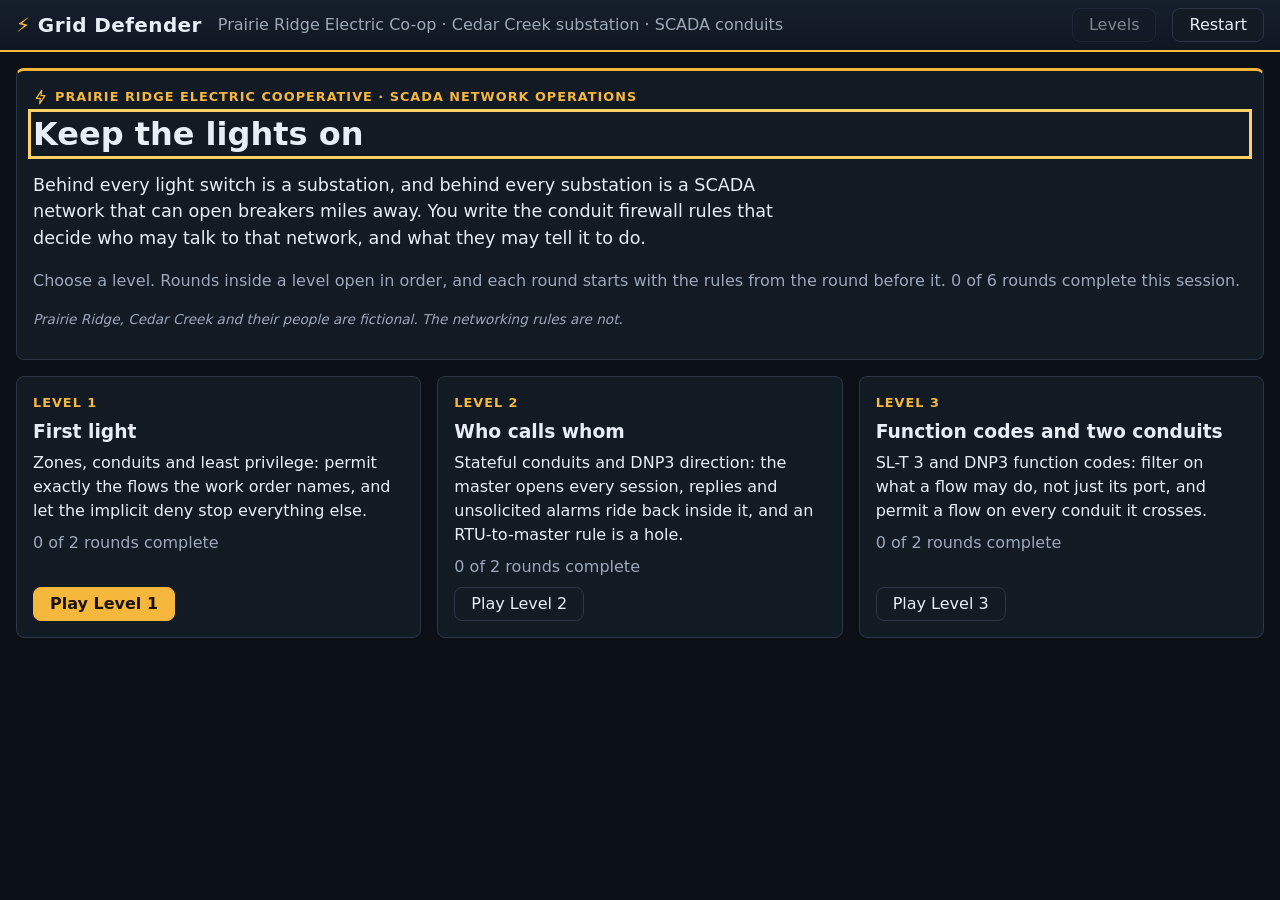
<file: index.html>
<!doctype html>
<html lang="en">
<head>
  <meta charset="utf-8">
  <meta name="viewport" content="width=device-width, initial-scale=1">
  <title>Grid Defender</title>
  <link rel="stylesheet" href="style.css">
</head>
<body>
  <header class="site-header">
    <h1 class="brand"><span class="brand-mark" aria-hidden="true">⚡</span> Grid Defender</h1>
    <p class="tagline">Prairie Ridge Electric Co-op · Cedar Creek substation · SCADA conduits</p>
    <span class="spacer"></span>
    <button type="button" id="levels" disabled>Levels</button>
    <button type="button" id="restart" disabled>Restart</button>
  </header>
  <main id="app" aria-live="off">
    <p class="status">Energizing the substations…</p>
  </main>
  <dialog id="restart-dialog" aria-labelledby="restart-h">
    <h2 id="restart-h">Restart the session?</h2>
    <p>This clears every round's progress, attempts and help, and returns to the level select.</p>
    <div class="dialog-actions">
      <button type="button" id="restart-cancel">Cancel</button>
      <button type="button" id="restart-confirm" class="primary">Restart</button>
    </div>
  </dialog>
  <div id="announcer" class="visually-hidden" role="status" aria-live="polite"></div>
  <script type="module" src="main.js"></script>
</body>
</html>
</file>
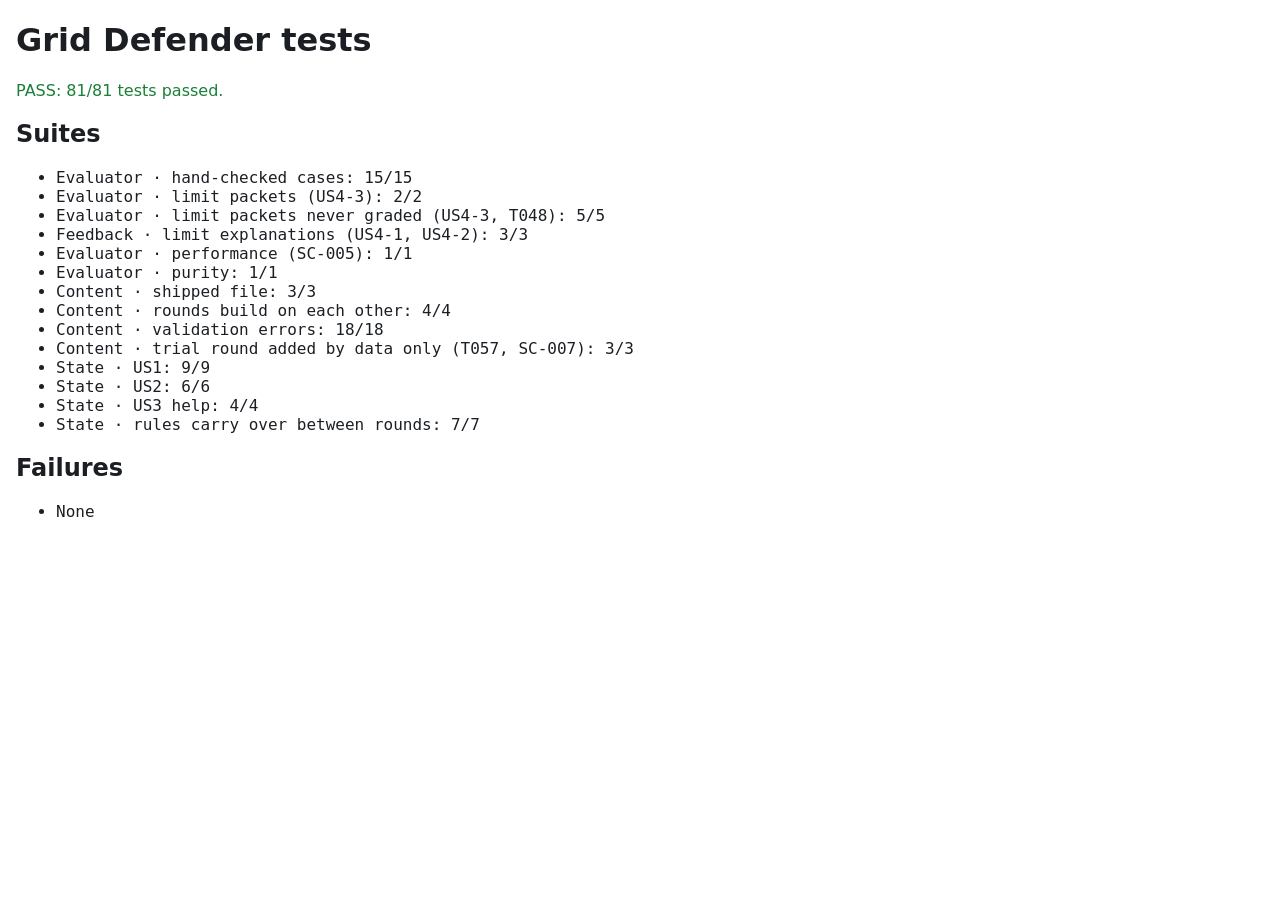
<file: tests/index.html>
<!doctype html>
<html lang="en">
<head>
  <meta charset="utf-8">
  <meta name="viewport" content="width=device-width, initial-scale=1">
  <title>Grid Defender tests</title>
  <style>
    body { font-family: system-ui, sans-serif; margin: 1rem; background: #fff; color: #1b1f24; }
    .pass { color: #1a7f37; } .fail { color: #b42318; }
    @media (prefers-color-scheme: dark) { body { background: #0f1419; color: #e6edf3; } .pass { color: #3fb950; } .fail { color: #f85149; } }
    li { font-family: ui-monospace, Menlo, monospace; }
  </style>
</head>
<body>
  <h1>Grid Defender tests</h1>
  <p id="summary" role="status">Running…</p>
  <h2>Suites</h2>
  <ul id="suites"></ul>
  <h2>Failures</h2>
  <ul id="failures"></ul>
  <script type="module">
    import { setContent, setFixture, run } from './harness.js';
    import { SUITES, FIXTURES } from './suites.js';
    const summary = document.getElementById('summary');
    try {
      const res = await fetch('../data/levels.json', { cache: 'no-store' });
      setContent(await res.json());
      for (const name of FIXTURES) setFixture(name, await (await fetch(`./fixtures/${name}.json`, { cache: 'no-store' })).json());
      for (const path of SUITES) await import(path);
      const r = await run();
      summary.textContent = r.ok
        ? `PASS: ${r.passed}/${r.total} tests passed.`
        : `FAIL: ${r.passed}/${r.total} passed, ${r.failed.length} failed${r.total === 0 ? ' (no tests discovered)' : ''}.`;
      summary.className = r.ok ? 'pass' : 'fail';
      document.getElementById('suites').innerHTML = r.suites.map(s => `<li>${s.name}: ${s.passed}/${s.total}</li>`).join('');
      document.getElementById('failures').innerHTML = r.failed.length
        ? r.failed.map(f => `<li class="fail">${f.suite} › ${f.id}: ${f.message.replace(/</g, '&lt;')}</li>`).join('')
        : '<li>None</li>';
    } catch (err) {
      summary.textContent = `FAIL: runner error — ${err.message}`;
      summary.className = 'fail';
    }
  </script>
</body>
</html>
</file>
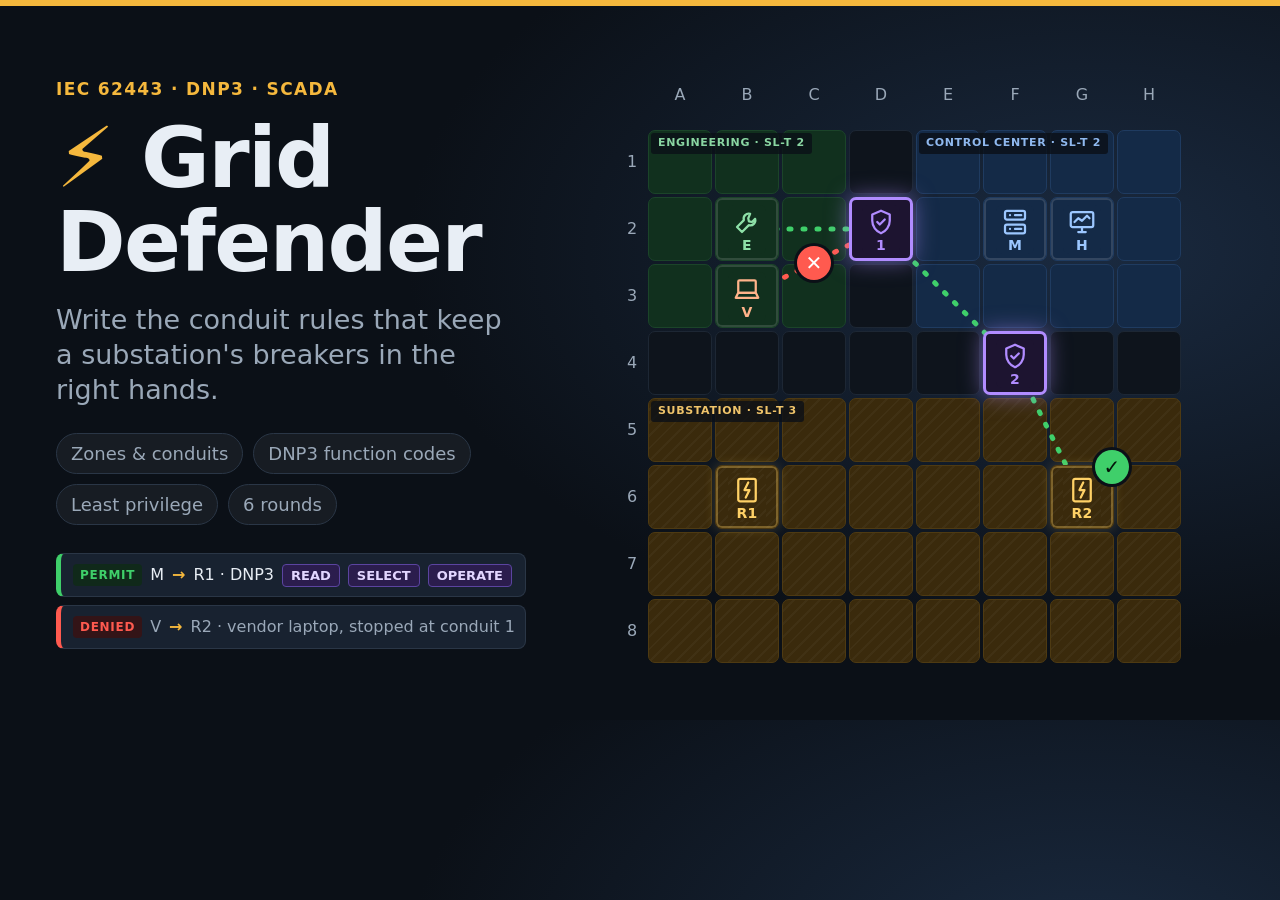
<file: assets/card/card.html>
<!doctype html>
<html lang="en">
<head>
  <meta charset="utf-8">
  <meta name="viewport" content="width=1280, initial-scale=1">
  <title>Grid Defender · Arcade card</title>
  <!--
    Source for assets/images/card.webp (the Arcade card image, 16:9).
    Renders the real Level 3 board with the game's own ui/board.js and data/levels.json.
    Regenerate from the repo root with the server running (python3 -m http.server 8000 --bind 127.0.0.1):
      "/Applications/Google Chrome.app/Contents/MacOS/Google Chrome" --headless=new --hide-scrollbars \
        --window-size=1280,720 --force-device-scale-factor=1.5 --virtual-time-budget=4000 \
        --screenshot=card.png http://127.0.0.1:8000/assets/card/card.html
      cwebp -q 86 card.png -o assets/images/card.webp
  -->
  <link rel="stylesheet" href="../../style.css">
  <style>
    :root { --cell: 64px; }
    html, body { margin: 0; width: 1280px; height: 720px; overflow: hidden; }
    body {
      background: radial-gradient(1100px 650px at 85% 35%, #1a2a40 0%, #0b1017 62%), #0b1017;
      color: var(--text); font-family: system-ui, -apple-system, "Segoe UI", Roboto, sans-serif;
      display: grid; grid-template-columns: 520px 1fr; align-items: center; padding: 0 56px; box-sizing: border-box;
      border-top: 6px solid var(--accent);
    }
    .kicker { color: var(--accent); font-weight: 800; letter-spacing: 0.08em; text-transform: uppercase; font-size: 17px; margin: 0 0 14px; display: flex; gap: 8px; align-items: center; }
    h1 { font-size: 84px; line-height: 1; margin: 0 0 18px; letter-spacing: -0.02em; }
    h1 .bolt { color: var(--accent); }
    .tagline { font-size: 27px; line-height: 1.3; margin: 0 0 26px; max-width: 470px; }
    .chips { display: flex; flex-wrap: wrap; gap: 10px; margin: 0 0 28px; padding: 0; list-style: none; }
    .chips li { border: 1px solid var(--border); background: #ffffff0d; border-radius: 999px; padding: 6px 14px; font-size: 18px; color: var(--muted); }
    .rule { display: flex; flex-direction: column; gap: 8px; max-width: 470px; }
    .rule-line { display: flex; align-items: center; gap: 8px; flex-wrap: nowrap; background: var(--surface-2); border: 1px solid var(--border);
      border-left: 5px solid var(--ok); border-radius: 8px; padding: 9px 12px; font-size: 16px; white-space: nowrap; }
    .rule-line.blocked { border-left-color: var(--bad); color: var(--muted); }
    .tag { font-weight: 800; font-size: 12px; letter-spacing: 0.06em; padding: 2px 7px; border-radius: 4px; }
    .tag.permit { background: var(--ok-bg); color: var(--ok); }
    .tag.deny { background: var(--bad-bg); color: var(--bad); }
    .arrow { color: var(--accent); font-weight: 800; }
    .rule-line .fc-tag { font-size: 13px; }
    .stage { position: relative; justify-self: center; }
    .stage .legend, .stage .board-details { display: none; }
    .stage .board { gap: 3px; grid-template-columns: 26px repeat(8, var(--cell)); grid-auto-rows: var(--cell); margin: 0; }
    .stage .board .label { font-size: 16px; }
    .stage .board .cell { border-radius: 7px; }
    .stage .cell .piece-icon { width: 30px; height: 30px; }
    .stage .cell .glyph { font-size: 14px; }
    .stage .zone-plate { font-size: 11px; padding: 2px 7px; }
    .stage .cell.conduit { border-width: 3px; box-shadow: 0 0 22px #b18cff88; }
    svg.paths { position: absolute; left: 0; top: 0; pointer-events: none; overflow: visible; z-index: 1; }
    .stage .cell .piece { position: relative; z-index: 2; background: inherit; border-radius: 6px; padding: 2px 4px; }
    .stage .cell.has-asset, .stage .cell.conduit { z-index: 2; }
    .badge-dot { position: absolute; z-index: 3; width: 34px; height: 34px; border-radius: 50%; display: grid; place-items: center;
      font-weight: 800; font-size: 20px; transform: translate(-50%, -50%); box-shadow: 0 0 0 3px #0b1017; }
    .badge-dot.ok { background: var(--ok); color: #04140a; }
    .badge-dot.bad { background: var(--bad); color: #fff; }
  </style>
</head>
<body>
  <section>
    <p class="kicker">IEC 62443 · DNP3 · SCADA</p>
    <h1><span class="bolt">⚡</span> Grid Defender</h1>
    <p class="tagline">Write the conduit rules that keep a substation's breakers in the right hands.</p>
    <ul class="chips">
      <li>Zones &amp; conduits</li><li>DNP3 function codes</li><li>Least privilege</li><li>6 rounds</li>
    </ul>
    <div class="rule">
      <div class="rule-line"><span class="tag permit">PERMIT</span> M <span class="arrow">→</span> R1 · DNP3
        <span class="fc-tag">READ</span><span class="fc-tag">SELECT</span><span class="fc-tag">OPERATE</span></div>
      <div class="rule-line blocked"><span class="tag deny">DENIED</span> V <span class="arrow">→</span> R2 · vendor laptop, stopped at conduit 1</div>
    </div>
  </section>
  <div class="stage" id="stage"></div>

  <script type="module">
    import { renderBoard } from '../../ui/board.js';
    const doc = await (await fetch('../../data/levels.json')).json();
    const level = doc.levels.find(l => l.id === 'L3');
    const board = doc.boards.find(b => b.id === level.boardId);
    const stage = document.getElementById('stage');
    stage.append(renderBoard(board, board.assets.map(a => a.id), level.sltOverrides || {}));
    const grid = stage.querySelector('.board');
    grid.removeAttribute('aria-hidden');

    const center = cell => {
      const n = grid.querySelector(`[data-cell="${cell}"]`);
      return { x: n.offsetLeft + n.offsetWidth / 2, y: n.offsetTop + n.offsetHeight / 2 };
    };
    const cellOf = id => board.assets.find(a => a.id === id).cell;
    const conduit = id => board.conduits.find(c => c.id === id).cell;

    const svgNS = 'http://www.w3.org/2000/svg';
    const svg = document.createElementNS(svgNS, 'svg');
    svg.setAttribute('class', 'paths');
    svg.setAttribute('width', grid.offsetWidth);
    svg.setAttribute('height', grid.offsetHeight);
    const line = (cells, color, dash) => {
      const p = document.createElementNS(svgNS, 'polyline');
      p.setAttribute('points', cells.map(c => { const o = center(c); return `${o.x},${o.y}`; }).join(' '));
      p.setAttribute('fill', 'none');
      p.setAttribute('stroke', color);
      p.setAttribute('stroke-width', '5');
      p.setAttribute('stroke-linecap', 'round');
      p.setAttribute('stroke-linejoin', 'round');
      if (dash) p.setAttribute('stroke-dasharray', dash);
      svg.append(p);
    };
    // Allowed: Engineering reads R2 across both conduits (round 3.2). Blocked: the vendor laptop stops at conduit 1.
    line([cellOf('E'), conduit('1'), conduit('2'), cellOf('R2')], '#3fcf6a', '2 12');
    line([cellOf('V'), conduit('1')], '#ff5a4f', '2 12');
    grid.append(svg);

    const dotAt = (x, y, cls, text) => {
      const d = document.createElement('span');
      d.className = `badge-dot ${cls}`;
      d.textContent = text;
      d.style.left = `${x}px`;
      d.style.top = `${y}px`;
      grid.append(d);
    };
    const r2 = center(cellOf('R2'));
    dotAt(r2.x + 30, r2.y - 30, 'ok', '✓');
    // The vendor laptop's packet is stopped just before conduit 1: put the ✕ on its red path, not on the conduit.
    const v = center(cellOf('V')), c1 = center(conduit('1'));
    dotAt(v.x + (c1.x - v.x) * 0.5, v.y + (c1.y - v.y) * 0.5, 'bad', '✕');

    document.body.dataset.ready = 'true';
  </script>
</body>
</html>
</file>
<file: style.css>
:root {
  /* Control-room palette: one dark theme, since operators watch these screens at night. */
  color-scheme: dark;
  --bg: #0b1017;
  --surface: #121a24;
  --surface-2: #182230;
  --text: #e8eef5;
  --muted: #9aa8b8;
  --border: #2a3646;
  --accent: #f5b83d;          /* sodium-lamp amber */
  --accent-text: #1a1204;
  --focus: #ffd166;
  --ok: #3fcf6a;
  --ok-bg: #10291a;
  --bad: #ff5a4f;
  --bad-bg: #331417;
  --neutral: #8b98a8;
  --neutral-bg: #1c2532;
  --zone-a: #142a47;          /* Control Center */
  --zone-a-edge: #3b78c4;
  --zone-b: #3a2a0c;          /* Substation */
  --zone-b-edge: #d39a2c;
  --zone-c: #11301e;          /* Engineering */
  --zone-c-edge: #3fa866;
  --conduit: #b18cff;
  --live: #ffd166;
  --space-1: 0.25rem;
  --space-2: 0.5rem;
  --space-3: 1rem;
  --space-4: 1.5rem;
  --radius: 8px;
  --cell: 2.75rem;
}

* { box-sizing: border-box; }

body {
  margin: 0;
  background-image: radial-gradient(1200px 600px at 80% -10%, #1a2a40 0%, transparent 60%), radial-gradient(900px 500px at -10% 110%, #2a1d08 0%, transparent 55%);
  background-attachment: fixed;
  font-family: system-ui, -apple-system, "Segoe UI", Roboto, sans-serif;
  line-height: 1.5;
  background: var(--bg);
  color: var(--text);
}

:focus-visible {
  outline: 3px solid var(--focus);
  outline-offset: 2px;
}

.visually-hidden {
  position: absolute;
  width: 1px;
  height: 1px;
  overflow: hidden;
  clip: rect(0 0 0 0);
  white-space: nowrap;
}

.site-header {
  display: flex;
  gap: var(--space-3);
  align-items: center;
  padding: var(--space-2) var(--space-3);
  border-bottom: 2px solid var(--accent);
  background: linear-gradient(180deg, #151f2c, #0f1721);
  flex-wrap: wrap;
}
.brand { margin: 0; font-weight: 800; font-size: 1.25rem; letter-spacing: 0.02em; }
.brand-mark { color: var(--accent); }
.tagline { margin: 0; color: var(--muted); }

main { max-width: 1280px; margin: 0 auto; padding: var(--space-3); }

h1, h2, h3 { line-height: 1.25; }
h2:focus { outline: none; }
h2:focus-visible { outline: 3px solid var(--focus); }

.panel {
  background: var(--surface);
  border: 1px solid var(--border);
  border-radius: var(--radius);
  padding: var(--space-3);
  margin-bottom: var(--space-3);
}

button {
  font: inherit;
  padding: var(--space-1) var(--space-3);
  border: 1px solid var(--border);
  border-radius: var(--radius);
  background: var(--surface);
  color: var(--text);
  cursor: pointer;
}
button:hover:not(:disabled) { border-color: var(--accent); }
button.primary { background: var(--accent); color: var(--accent-text); border-color: var(--accent); font-weight: 700; }
button.primary:hover:not(:disabled) { filter: brightness(1.1); }
button:disabled { opacity: 0.5; cursor: not-allowed; }

select { font: inherit; padding: 2px var(--space-1); max-width: 100%; }

/* Round layout: two columns on laptops, stacked below 1024px (research R9) */
.round-layout { display: grid; grid-template-columns: minmax(0, 1fr) minmax(0, 1fr); gap: var(--space-3); }
@media (max-width: 1023px) { .round-layout { grid-template-columns: minmax(0, 1fr); } }
.col-board { overflow-x: auto; }

.ticket ul { margin: var(--space-1) 0 0; }

/* Board */
.board {
  position: relative;
  display: grid;
  grid-template-columns: 1.4rem repeat(8, var(--cell));
  grid-auto-rows: var(--cell);
  gap: 2px;
  margin-bottom: var(--space-2);
  width: max-content;
  max-width: 100%;
}
.packet-layer { position: absolute; inset: 0; pointer-events: none; }
.packet {
  position: absolute; left: 0; top: 0;
  width: 1.15rem; height: 1.15rem; border-radius: 50%;
  display: grid; place-items: center; font-size: 0.7rem; font-weight: 700;
  background: var(--ok); color: var(--surface); box-shadow: 0 0 0 2px var(--surface);
}
.packet.denied { background: var(--bad); }
.packet.no-session { background: var(--neutral); }
.packet.out-of-reach { background: var(--surface); color: var(--neutral); border: 2px dashed var(--neutral); }
.board .label { display: grid; place-items: center; color: var(--muted); font-size: 0.8rem; }
.board .cell {
  position: relative;
  display: grid;
  place-items: center;
  border: 1px solid #1d2734;
  border-radius: 4px;
  font-weight: 700;
  font-size: 0.85rem;
  background: #0e141c;
}
.cell.zone-a { background: var(--zone-a); border-color: #1f3b60; }
.cell.zone-b { background: var(--zone-b) repeating-linear-gradient(135deg, transparent 0 7px, #ffffff08 7px 9px); border-color: #4e3a12; }
.cell.zone-c { background: var(--zone-c); border-color: #1b4429; }
.cell .piece { display: grid; justify-items: center; gap: 0; line-height: 1; }
.cell .piece-icon { width: 1.35rem; height: 1.35rem; display: block; }
.cell .piece-icon svg { width: 100%; height: 100%; }
.cell .glyph { font-size: 0.7rem; letter-spacing: 0.02em; margin-top: 1px; }
.cell.has-asset { box-shadow: inset 0 0 0 2px #ffffff22; }
.cell.role-master, .cell.role-hmi { color: #9cc7ff; }
.cell.role-outstation { color: var(--live); box-shadow: inset 0 0 0 2px #ffd16655, 0 0 12px #ffd16633; }
.cell.role-engineering { color: #8ee0a8; }
.cell.role-vendor { color: #ffb38a; }
.cell.role-rogue { color: var(--bad); box-shadow: inset 0 0 0 2px #ff5a4f66; }
.cell.conduit { border: 2px solid var(--conduit); color: var(--conduit); background: #1d1430; box-shadow: 0 0 14px #b18cff55; }
.zone-plate { position: absolute; left: 2px; top: 2px; z-index: 1; white-space: nowrap; font-size: 0.62rem; font-weight: 700; letter-spacing: 0.06em; text-transform: uppercase; padding: 1px 5px; border-radius: 3px; background: #0b1017cc; pointer-events: none; }
.zone-plate.zone-a { color: #8fb8ee; }
.zone-plate.zone-b { color: #f0c46a; }
.zone-plate.zone-c { color: #8ad6a2; }
.legend { display: flex; flex-wrap: wrap; gap: var(--space-3); margin: 0 0 var(--space-2); padding: 0; list-style: none; font-size: 0.9rem; }
.legend li { display: inline-flex; align-items: center; gap: 4px; }
.legend-icon { width: 1rem; height: 1rem; color: var(--conduit); display: inline-block; }
.legend-icon svg { width: 100%; height: 100%; }
.legend .swatch { display: inline-block; width: 0.9rem; height: 0.9rem; border: 1px solid var(--border); vertical-align: -2px; margin-right: 4px; }

table { border-collapse: collapse; width: 100%; font-size: 0.9rem; margin-bottom: var(--space-2); }
caption { text-align: left; font-weight: 600; padding-bottom: var(--space-1); }
th, td { text-align: left; border-bottom: 1px solid var(--border); padding: 2px var(--space-1); vertical-align: top; }

/* Rule editor */
.conduit-editor h3 { margin-top: 0; }
.conduit-title { display: flex; align-items: center; gap: var(--space-2); }
.title-icon { width: 1.3rem; height: 1.3rem; color: var(--conduit); flex: none; }
.title-icon svg, .chip-icon svg, .kicker-icon svg, .story-icon svg { width: 100%; height: 100%; display: block; }
.conduit-rule { margin-top: -0.5rem; font-size: 0.88rem; }
.conduit-picker legend { font-weight: 600; }
.site-header .spacer { flex: 1; }
dialog { border: 1px solid var(--border); border-radius: var(--radius); background: var(--surface); color: var(--text); max-width: 28rem; }
dialog::backdrop { background: rgb(0 0 0 / 0.6); }
.dialog-actions { display: flex; gap: var(--space-2); justify-content: flex-end; }
.rule-list { list-style: none; margin: 0; padding: 0; }
.rule-card { border: 1px solid var(--border); border-left: 5px solid var(--neutral); border-radius: var(--radius); margin-bottom: var(--space-2); background: var(--surface-2); }
.rule-card.permit { border-left-color: var(--ok); }
.rule-card.deny { border-left-color: var(--bad); }
.rule-card.has-error { border-color: var(--bad); }
.rule-head { display: flex; align-items: stretch; gap: var(--space-1); }
.rule-toggle { flex: 1; display: flex; align-items: center; gap: var(--space-2); text-align: left; border: 0; background: transparent; padding: var(--space-2); min-width: 0; }
.rule-num { color: var(--muted); font-size: 0.8rem; flex: none; }
.action-tag { flex: none; font-size: 0.72rem; font-weight: 800; letter-spacing: 0.06em; padding: 1px 6px; border-radius: 4px; background: var(--neutral-bg); color: var(--muted); }
.action-tag.permit { background: var(--ok-bg); color: var(--ok); }
.action-tag.deny { background: var(--bad-bg); color: var(--bad); }
.rule-summary { font-family: ui-monospace, SFMono-Regular, Menlo, monospace; font-size: 0.82rem; white-space: pre; overflow: hidden; text-overflow: ellipsis; min-width: 0; }
.toggle-hint { margin-left: auto; color: var(--accent); font-size: 0.8rem; flex: none; }
.rule-actions { display: flex; gap: 2px; align-items: center; padding-right: var(--space-1); }
.icon-btn { padding: 0 0.5rem; min-height: 1.9rem; }
.icon-btn.danger:hover:not(:disabled) { border-color: var(--bad); color: var(--bad); }
.rule-body { padding: 0 var(--space-2) var(--space-2); border-top: 1px dashed var(--border); }
.rule-error { color: var(--bad); margin: 0; padding: 0 var(--space-2) var(--space-2); font-weight: 600; }
.rule-error:empty { display: none; }
.rule-note { color: var(--muted); margin: 0; padding: 0 var(--space-2) var(--space-2); font-style: italic; }
.rule-note:empty { display: none; }
.add-rule { border-style: dashed; color: var(--accent); }

/* Chips: native radio / checkbox inputs, visually hidden but focusable, styled through their labels */
.chip-group { border: 0; margin: var(--space-2) 0 0; padding: 0; min-width: 0; }
.chip-group[hidden] { display: none; }
.chip-group > legend { font-size: 0.75rem; font-weight: 700; letter-spacing: 0.06em; text-transform: uppercase; color: var(--muted); padding: 0; margin-bottom: 4px; }
.chip-group[aria-invalid="true"] > legend { color: var(--bad); }
.chip-help { margin: 0 0 4px; font-size: 0.8rem; color: var(--muted); }
.chip-row { display: flex; flex-wrap: wrap; gap: 4px; align-items: center; margin-bottom: 4px; }
.zone-row { padding: 3px; border-radius: 6px; border: 1px solid transparent; }
.zone-row.zone-a { background: #142a4766; border-color: #1f3b60; }
.zone-row.zone-b { background: #3a2a0c66; border-color: #4e3a12; }
.zone-row.zone-c { background: #11301e66; border-color: #1b4429; }
.chip-input { position: absolute; opacity: 0; width: 1px; height: 1px; margin: 0; pointer-events: none; }
.chip {
  display: inline-flex; align-items: center; gap: 6px;
  padding: 4px 10px; border: 1px solid var(--border); border-radius: 999px;
  background: var(--surface); color: var(--text); cursor: pointer; user-select: none;
  font-size: 0.85rem; line-height: 1.2;
}
.chip:hover { border-color: var(--accent); }
.chip-text { display: inline-flex; flex-direction: column; }
.chip-main { font-weight: 700; }
.chip-sub { font-size: 0.7rem; color: var(--muted); }
.chip-icon { width: 1rem; height: 1rem; flex: none; display: inline-block; }
.chip-input:focus-visible + .chip { outline: 3px solid var(--focus); outline-offset: 2px; }
.chip-input:checked + .chip { background: var(--accent); border-color: var(--accent); color: var(--accent-text); }
.chip-input:checked + .chip .chip-sub { color: #3d2c07; }
.chip-input:checked + .chip-permit { background: var(--ok); border-color: var(--ok); color: #04140a; }
.chip-input:checked + .chip-deny { background: var(--bad); border-color: var(--bad); color: #1d0403; }
.chip-input:checked + .chip-permit .chip-sub, .chip-input:checked + .chip-deny .chip-sub { color: inherit; opacity: 0.8; }
.chip-input:disabled + .chip { opacity: 0.4; cursor: not-allowed; }
.chip-fc .chip-sub { font-family: ui-monospace, SFMono-Regular, Menlo, monospace; }
.chip-input:checked + .chip-fc { background: var(--conduit); border-color: var(--conduit); color: #140a26; }
.chip-input:checked + .chip-fc .chip-sub { color: #2b1a4d; }
.chip-zone { border-style: dashed; }
.endpoints { display: grid; grid-template-columns: minmax(0, 1fr) auto minmax(0, 1fr); gap: var(--space-2); align-items: center; }
.endpoints .flow-arrow { font-size: 1.4rem; color: var(--accent); }
@media (max-width: 1279px) { .endpoints { grid-template-columns: minmax(0, 1fr); } .endpoints .flow-arrow { display: none; } }
.chip-conduit { border-radius: var(--radius); }
.help-list { padding-left: 1.2rem; margin: 0 0 var(--space-2); }
.help-list li { margin-bottom: var(--space-2); }

.action-bar { display: flex; gap: var(--space-2); align-items: center; margin: var(--space-3) 0; flex-wrap: wrap; }

/* Results */
.result-status { font-weight: 700; padding: var(--space-1) var(--space-2); border-radius: var(--radius); display: inline-block; }
.result-status.correct { background: var(--ok-bg); color: var(--ok); }
.result-status.incorrect { background: var(--bad-bg); color: var(--bad); }
.result-status.guidance { background: var(--neutral-bg); color: var(--text); }
.feedback-list { padding-left: 1.2rem; }
.feedback-list .code { font-weight: 700; }
.feedback-list .info { color: var(--muted); }
.feedback-list .limit { list-style: none; margin-left: -1.2rem; padding: var(--space-2); border: 2px dashed var(--neutral); border-radius: var(--radius); background: var(--neutral-bg); margin-top: var(--space-2); }
.feedback-list .limit-title { font-weight: 700; color: var(--neutral); }
.feedback-list .cite { display: block; color: var(--muted); font-size: 0.85rem; margin-top: var(--space-1); }

.wave-log { font-family: ui-monospace, SFMono-Regular, Menlo, monospace; font-size: 0.82rem; max-height: 16rem; overflow: auto; margin: 0; padding-left: 0; list-style: none; }
.wave-log .badge { font-weight: 700; }
.wave-log .allowed .badge, .wave-log .in-session .badge { color: var(--ok); }
.wave-log .denied .badge { color: var(--bad); }
.wave-log .no-session .badge, .wave-log .out-of-reach .badge { color: var(--neutral); }
.next-row { display: flex; gap: var(--space-2); align-items: center; flex-wrap: wrap; margin-top: var(--space-2); }
.wave-log li { padding: 2px var(--space-1); border-left: 4px solid var(--border); margin-bottom: 2px; white-space: pre-wrap; }
.wave-log .allowed { border-left-color: var(--ok); }
.wave-log .denied { border-left-color: var(--bad); }
.wave-log .in-session { border-left-color: var(--ok); }
.wave-log .no-session { border-left-color: var(--neutral); }
.wave-log .out-of-reach { border-left-color: var(--neutral); border-left-style: dashed; }

.muted { color: var(--muted); }

@media (prefers-reduced-motion: reduce) {
  *, *::before, *::after { animation: none !important; transition: none !important; }
}

/* Level select */
.hero { border-top: 3px solid var(--accent); }
.kicker { display: flex; align-items: center; gap: 6px; margin: 0; color: var(--accent); font-weight: 700; font-size: 0.8rem; letter-spacing: 0.08em; text-transform: uppercase; }
.kicker-icon { width: 1rem; height: 1rem; display: inline-block; }
.hero h2 { font-size: 2rem; margin: var(--space-2) 0; }
.hero-lede { font-size: 1.1rem; max-width: 48rem; }
.fiction-note { font-size: 0.85rem; font-style: italic; }
.level-grid { list-style: none; padding: 0; margin: 0 0 var(--space-3); display: grid; grid-template-columns: repeat(auto-fit, minmax(16rem, 1fr)); gap: var(--space-3); }
.level-card { background: var(--surface); border: 1px solid var(--border); border-radius: var(--radius); padding: var(--space-3); display: flex; flex-direction: column; gap: var(--space-2); }
.level-card h3 { margin: 0; }
.level-card p { margin: 0; }
.level-card button { margin-top: auto; align-self: flex-start; }
.level-card.complete { border-color: var(--ok); }
.level-num { color: var(--accent); font-weight: 800; font-size: 0.8rem; letter-spacing: 0.08em; text-transform: uppercase; }

/* Briefing story */
.story { display: flex; gap: var(--space-2); margin: var(--space-3) 0; padding: var(--space-3); border-left: 4px solid var(--accent); background: #2a1d0844; border-radius: 0 var(--radius) var(--radius) 0; font-size: 1.08rem; }
.story p { margin: 0; }
.story-icon { width: 1.4rem; height: 1.4rem; color: var(--accent); flex: none; }
.teaches { padding: var(--space-2) var(--space-3); background: var(--surface-2); border-radius: var(--radius); }

/* Work order: required flows */
.ticket { border-top: 3px solid var(--accent); }
.carry-note { display: flex; gap: var(--space-2); align-items: baseline; padding: var(--space-2) var(--space-3); border-radius: var(--radius); background: #1e1636; border: 1px solid #3d2c6b; }
.carry-icon { color: var(--conduit); font-weight: 800; }
.flows-intro { margin-bottom: var(--space-1); font-weight: 600; }
.flow-list { list-style: none; padding: 0; margin: 0; display: grid; gap: 6px; }
.flow-row { display: flex; flex-wrap: wrap; gap: var(--space-2); align-items: center; padding: 6px var(--space-2); background: var(--surface-2); border: 1px solid var(--border); border-radius: var(--radius); }
.flow-ends, .flow-service, .service-tags { display: inline-flex; gap: 6px; align-items: center; flex-wrap: wrap; }
.flow-row .flow-arrow { color: var(--accent); font-weight: 800; }
.asset-chip { display: inline-flex; align-items: center; gap: 5px; padding: 2px 4px 2px 8px; border-radius: 999px; background: #0b1017; border: 1px solid var(--border); }
.asset-chip.role-outstation { color: var(--live); }
.asset-chip.role-master, .asset-chip.role-hmi { color: #9cc7ff; }
.asset-chip.role-engineering { color: #8ee0a8; }
.asset-name { color: var(--text); font-size: 0.85rem; }
.cell-tag { font-family: ui-monospace, SFMono-Regular, Menlo, monospace; font-size: 0.7rem; color: var(--muted); border-left: 1px solid var(--border); padding: 0 4px 0 6px; }
.cell-tag::before { content: "⌖ "; }
.svc { font-weight: 700; font-size: 0.8rem; color: var(--muted); }
.fc-tag { display: inline-flex; gap: 4px; align-items: baseline; padding: 1px 8px; border-radius: 4px; background: #2b1d4d; border: 1px solid #5b44a0; color: #e2d6ff; font-weight: 700; font-size: 0.8rem; }
.fc-tag small { font-family: ui-monospace, SFMono-Regular, Menlo, monospace; font-weight: 400; opacity: 0.75; }
.new-tag { font-size: 0.68rem; font-weight: 800; letter-spacing: 0.08em; padding: 1px 6px; border-radius: 4px; background: var(--accent); color: var(--accent-text); }

.stakes { margin: var(--space-2) 0 0; font-weight: 600; }
.stakes.correct { color: var(--ok); }
.stakes.incorrect { color: var(--bad); }
</file>
